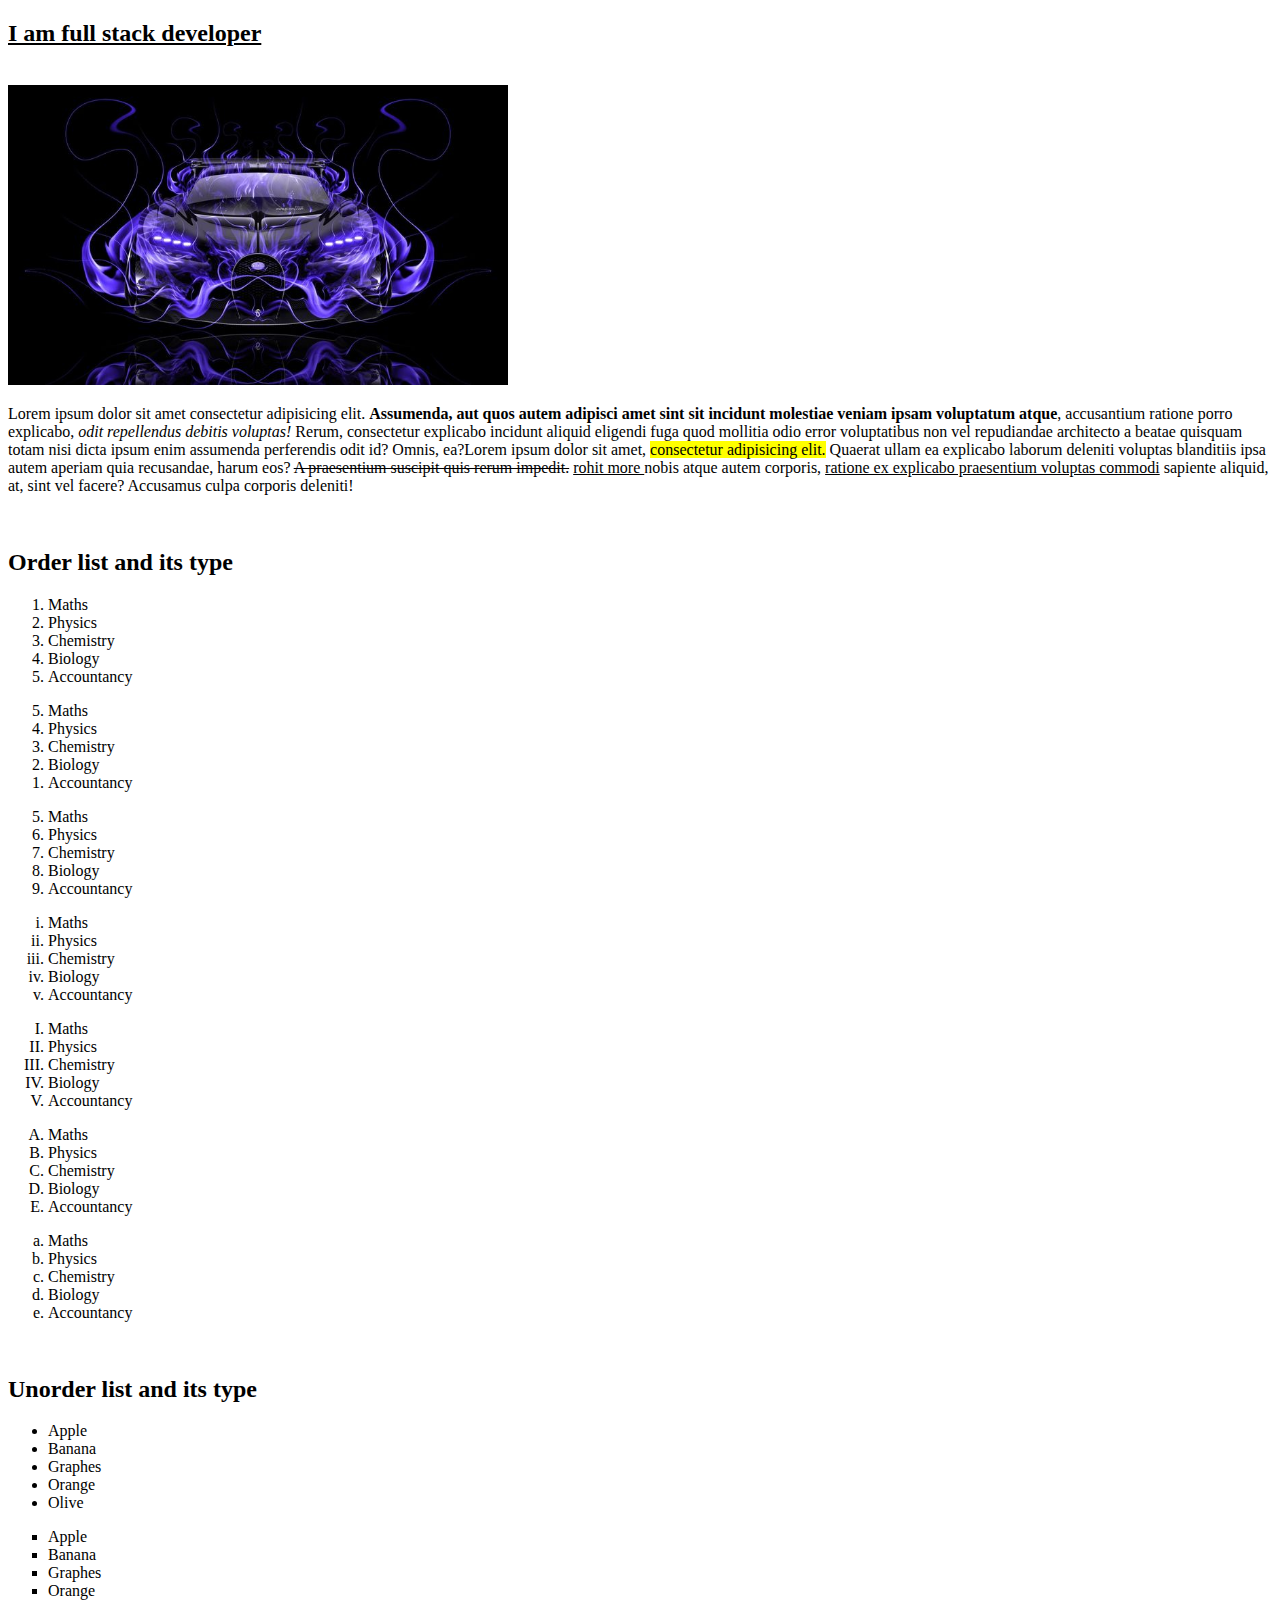
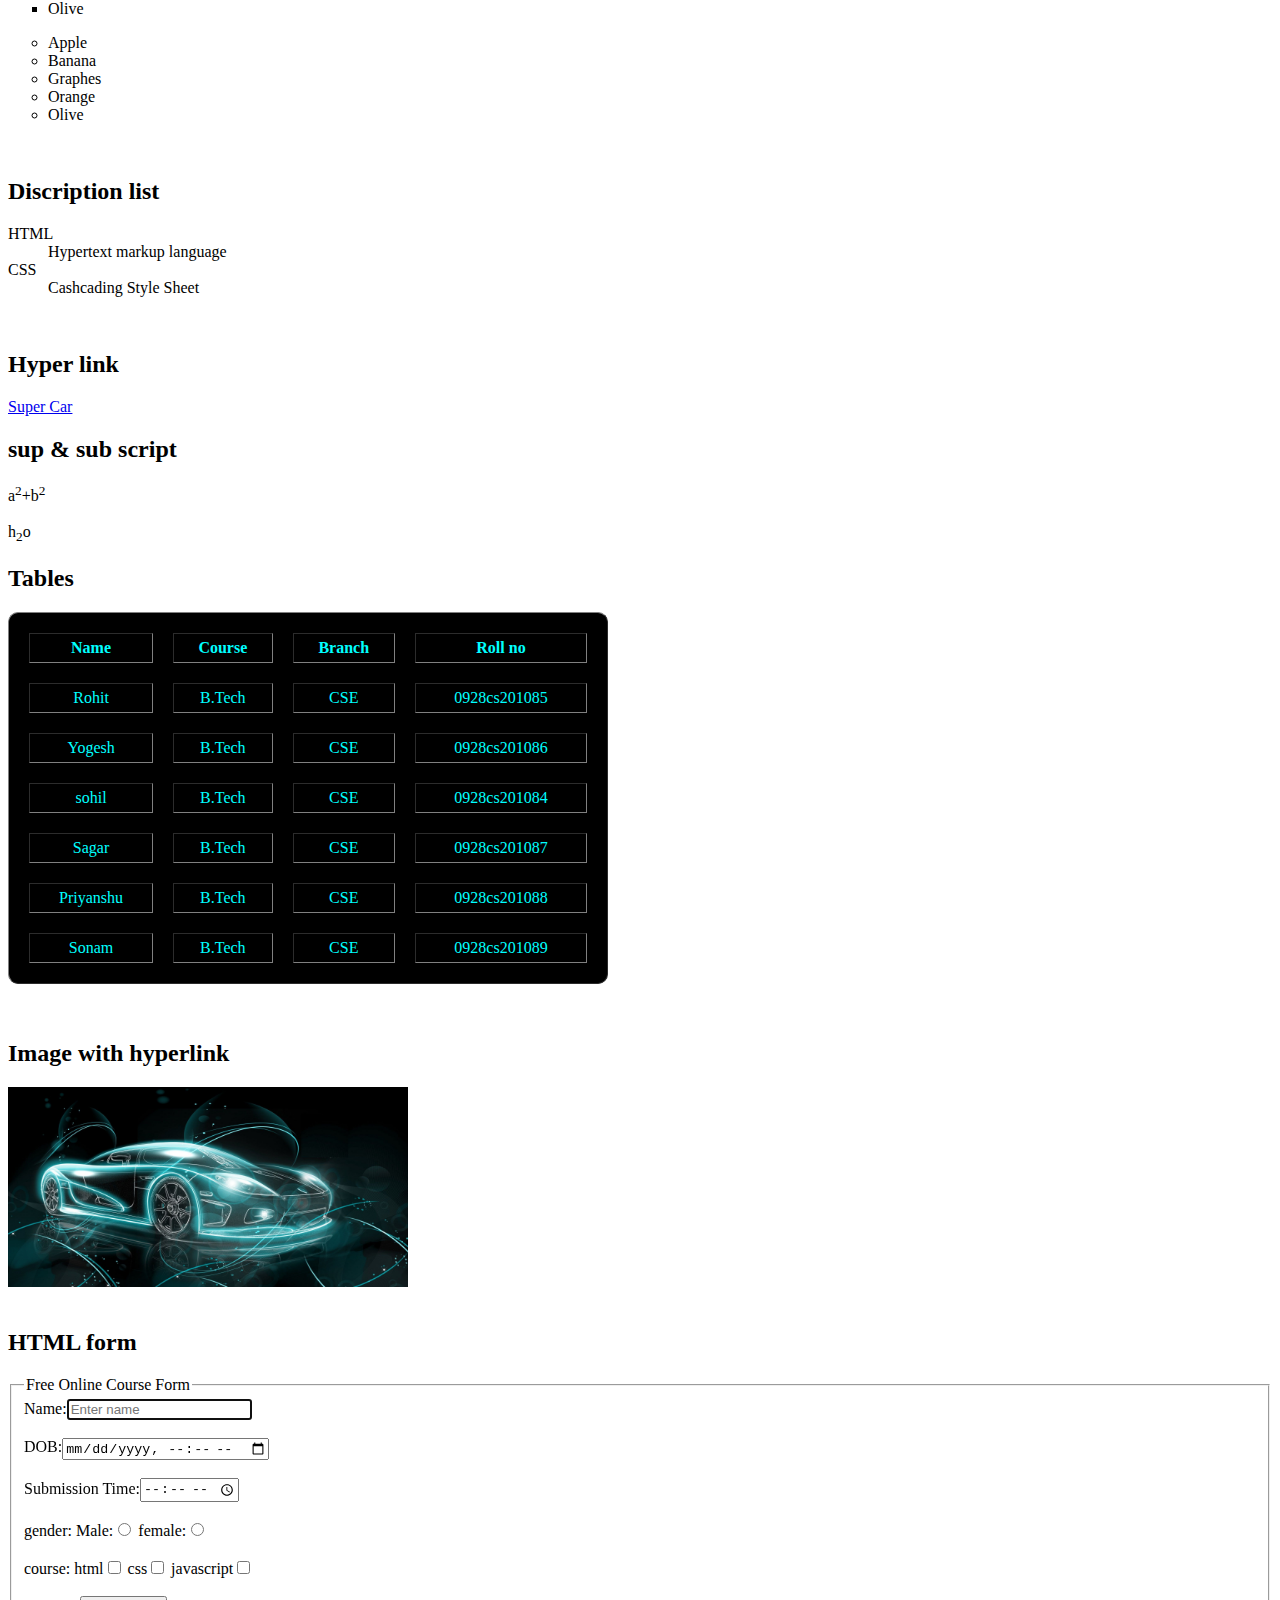
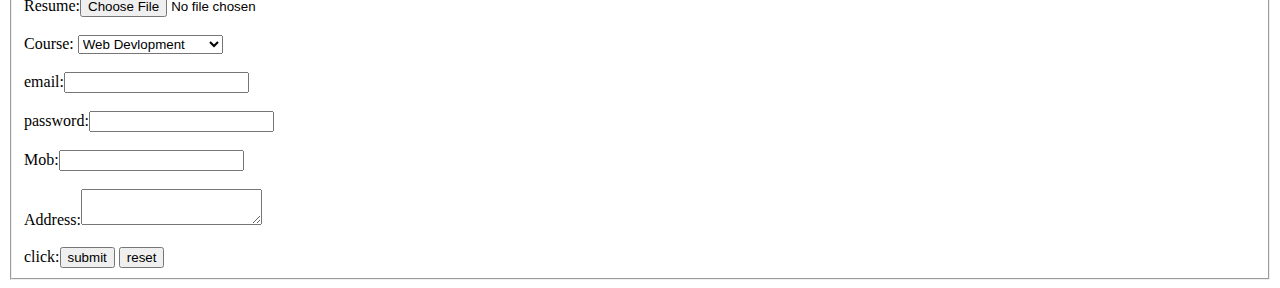
<file: index.html>
<!DOCTYPE html>
<html>
    <head>
        <title>home page</title>
    </head>

<body>
<h2> <u><b>I am full stack developer</b></u></h2><br>

<img src="five.jpg" height="300" width="500" alt="car image" title="super car"><br>


<p>Lorem ipsum dolor sit amet consectetur adipisicing elit. <b>Assumenda, aut quos autem adipisci amet sint sit incidunt molestiae veniam ipsam voluptatum atque</b>, accusantium ratione porro explicabo, <i>odit repellendus debitis voluptas!</i> Rerum, consectetur explicabo incidunt aliquid eligendi fuga quod mollitia odio error voluptatibus non vel repudiandae architecto a beatae quisquam totam nisi dicta ipsum enim assumenda perferendis odit id? Omnis, ea?Lorem ipsum dolor sit amet, <mark>consectetur adipisicing elit.</mark> Quaerat ullam ea explicabo laborum deleniti voluptas blanditiis ipsa autem aperiam quia recusandae, harum eos? <del>A praesentium suscipit quis rerum impedit.</del> <ins> rohit more </ins> nobis atque autem corporis, <u>ratione ex explicabo praesentium voluptas commodi</u> sapiente aliquid, at, sint vel facere? Accusamus culpa corporis deleniti!</p><br>

<h2>Order list and its type</h2>

<ol>
    <li>Maths</li>
    <li>Physics</li>
    <li>Chemistry</li>
    <li>Biology</li>
    <li>Accountancy</li>
</ol>

<ol type reversed="5">
    <li>Maths</li>
    <li>Physics</li>
    <li>Chemistry</li>
    <li>Biology</li>
    <li>Accountancy</li>
</ol>

<ol type start="5">
    <li>Maths</li>
    <li>Physics</li>
    <li>Chemistry</li>
    <li>Biology</li>
    <li>Accountancy</li>
</ol>

<ol type="i">
    <li>Maths</li>
    <li>Physics</li>
    <li>Chemistry</li>
    <li>Biology</li>
    <li>Accountancy</li>
</ol>

<ol type="I">
    <li>Maths</li>
    <li>Physics</li>
    <li>Chemistry</li>
    <li>Biology</li>
    <li>Accountancy</li>
</ol>

<ol type="A">
    <li>Maths</li>
    <li>Physics</li>
    <li>Chemistry</li>
    <li>Biology</li>
    <li>Accountancy</li>
</ol>

<ol type="a">
    <li>Maths</li>
    <li>Physics</li>
    <li>Chemistry</li>
    <li>Biology</li>
    <li>Accountancy</li>
</ol><br>

<h2>Unorder list and its type</h2>

<ul>
    <li>Apple</li>
    <li>Banana</li>
    <li>Graphes</li>
    <li>Orange</li>
    <li>Olive</li>
</ul>

<ul type="square">
    <li>Apple</li>
    <li>Banana</li>
    <li>Graphes</li>
    <li>Orange</li>
    <li>Olive</li>
</ul>

<ul type="circle">
    <li>Apple</li>
    <li>Banana</li>
    <li>Graphes</li>
    <li>Orange</li>
    <li>Olive</li>
</ul><br>

<h2>Discription list</h2>
<dl>
    <dt>HTML</dt>
    <dd>Hypertext markup language</dd>
    <dt>CSS</dt>
    <dd>Cashcading Style Sheet</dd>
</dl><br>

<h2>Hyper link</h2>

<a href="second.jpg" target="_blank" title="super car" >Super Car</a><br>

<h2>sup & sub script</h2>

a<sup>2</sup>+b<sup>2</sup><br><br>
h<sub>2</sub>o<br>

<h2>Tables</h2>

<table border="1" cellspacing="20" cellpadding="5" style="background-color: black; color: aqua; height: 200px; width: 600px; border-radius: 10px;"> 
    <thead color="aqua">
        <tr>
            <th>Name</th>
            <th>Course</th>
            <th>Branch</th>
            <th>Roll no</th>
        </tr>

        

    </thead>
    

    <tbody align="center">
        <tr>
            <td>Rohit</td>
            <td>B.Tech</td>
            <td>CSE</td>
            <td>0928cs201085</td>
        </tr>
    
        <tr>
            <td>Yogesh</td>
            <td>B.Tech</td>
            <td>CSE</td>
            <td>0928cs201086</td>
        </tr>

        <tr>
            <td>sohil</td>
            <td>B.Tech</td>
            <td>CSE</td>
            <td>0928cs201084</td>
        </tr>
    
        <tr>
            <td>Sagar</td>
            <td>B.Tech</td>
            <td>CSE</td>
            <td>0928cs201087</td>
        </tr>
    
        <tr>
            <td>Priyanshu</td>
            <td>B.Tech</td>
            <td>CSE</td>
            <td>0928cs201088</td>
        </tr>
    
        <tr>
            <td>Sonam</td>
            <td>B.Tech</td>
            <td>CSE</td>
            <td>0928cs201089</td>
        </tr>

    </tbody>

  

   

</table><br><br>

<h2>Image with hyperlink</h2>

<a href="four.jpg"><img src="third.jpg" height="200" width="400" title="car galaxy"></a><br><br>

<h2>HTML form</h2>

<form>

    <fieldset>
        <legend> Free Online Course Form</legend>
        
        Name:<input type="text" placeholder="Enter name" required="" autofocus="" maxlength="20"/><br><br>

        DOB:<input type="datetime-local"><br><br>

        Submission Time:<input type="time"><br><br>



    gender:
    Male:<input type="radio" name="gender" value="m">
    female:<input type="radio" name="gender" value="f"><br><br>
    
    
    course:

    html<input type="checkbox">
    css<input type="checkbox">
    javascript<input type="checkbox"><br><br>

    Resume:<input type="file"><br><br>

   Course: <select>
         <option>Web Devlopment</option>
        <option>Full stack</option>
        <option>Data Analyst</option>
        <option>Machine learning</option>
        <option>Dev-ops</option>
        <option>Artificial Intellegence</option>
    </select><br><br>

    email:<input type="email"><br><br>

    password:<input type="password"><br><br>

    Mob:<input type="number" value="phone"><br><br>

    Address:<textarea></textarea><br><br>

    click:<input type="submit" value="submit">
    <input type="reset" value="reset">







 
</fieldset>   

</form>








</body>

</html>
</file>
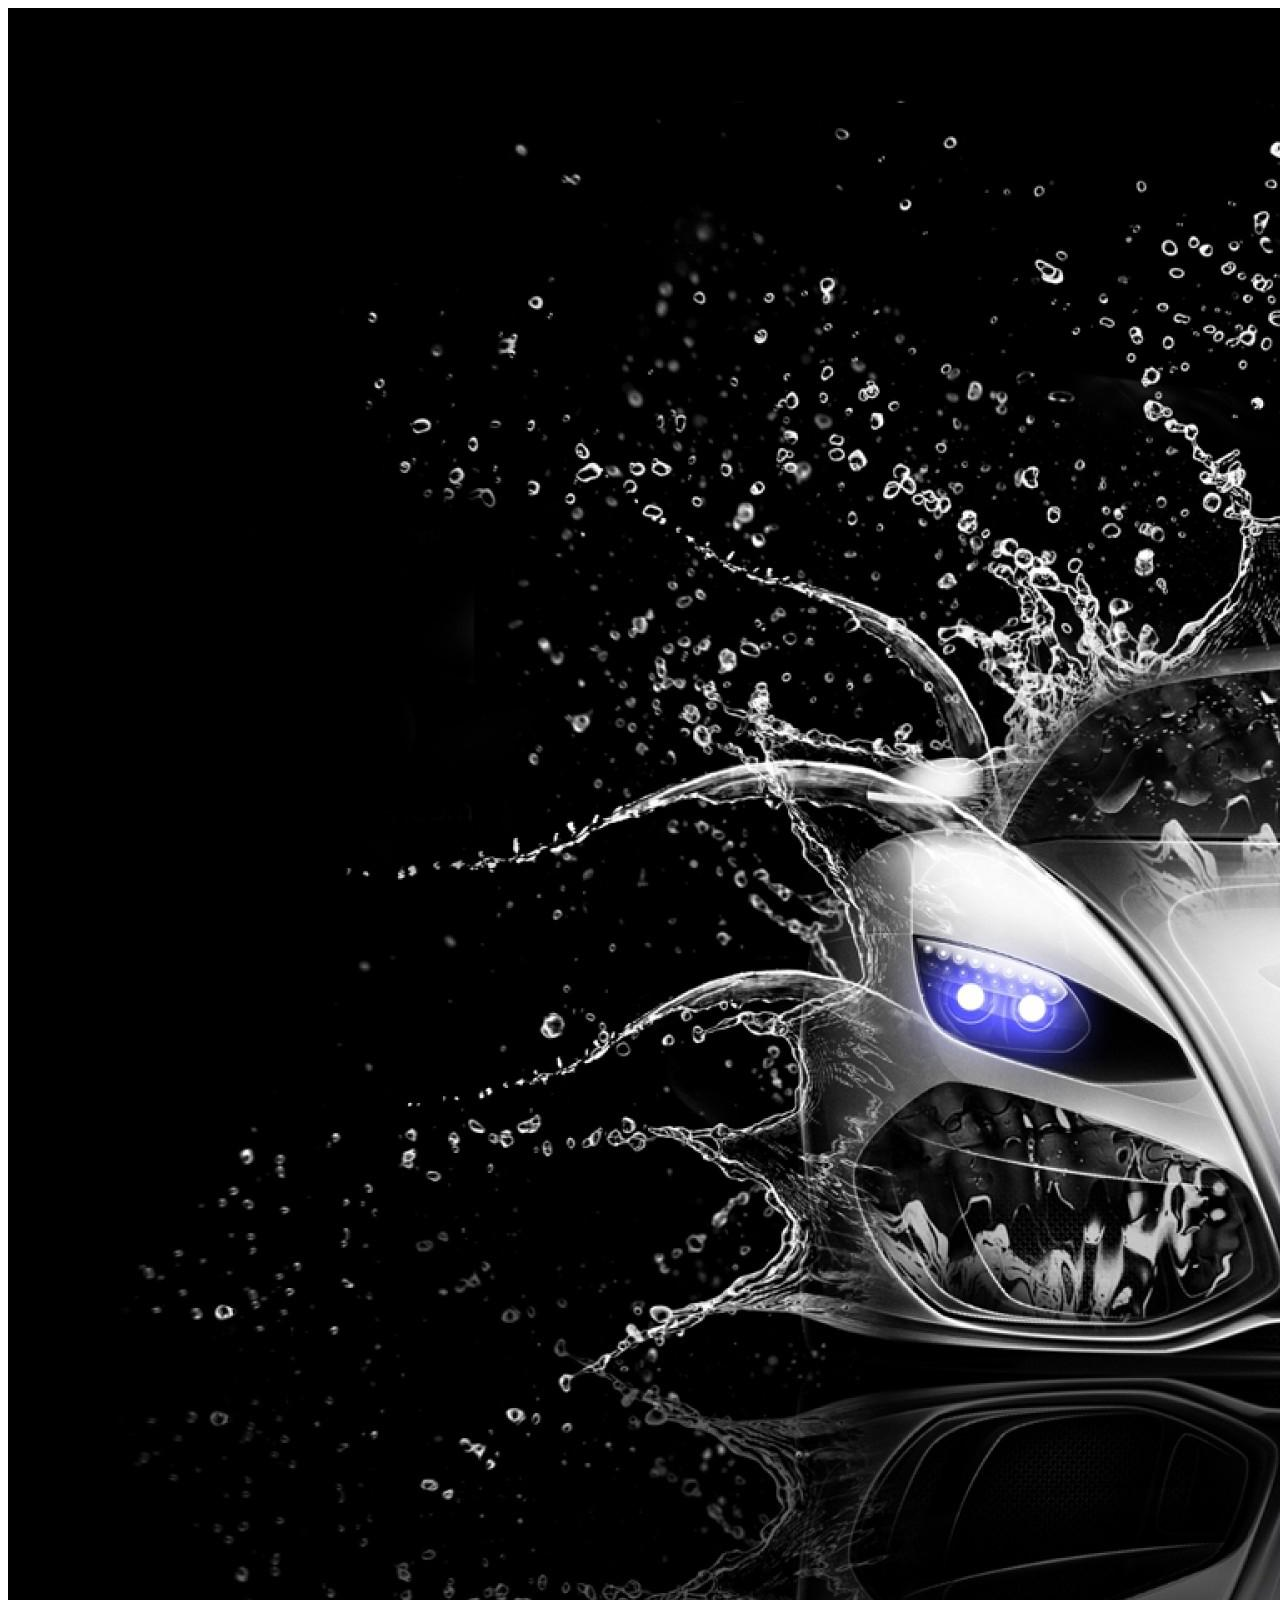
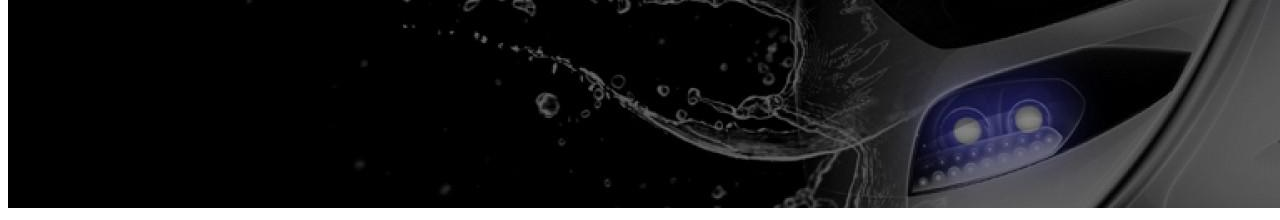
<file: second.html>
<!DOCTYPE html>
<html lang="en">
<head>
    <meta charset="UTF-8">
    <meta http-equiv="X-UA-Compatible" content="IE=edge">
    <meta name="viewport" content="width=device-width, initial-scale=1.0">
    <title>Document</title>
    <link type="text/css" rel="stylesheet" href="first.css">
</head>
<body>
   <img class="car" src="second.jpg" >
</body>
</html>
</file>
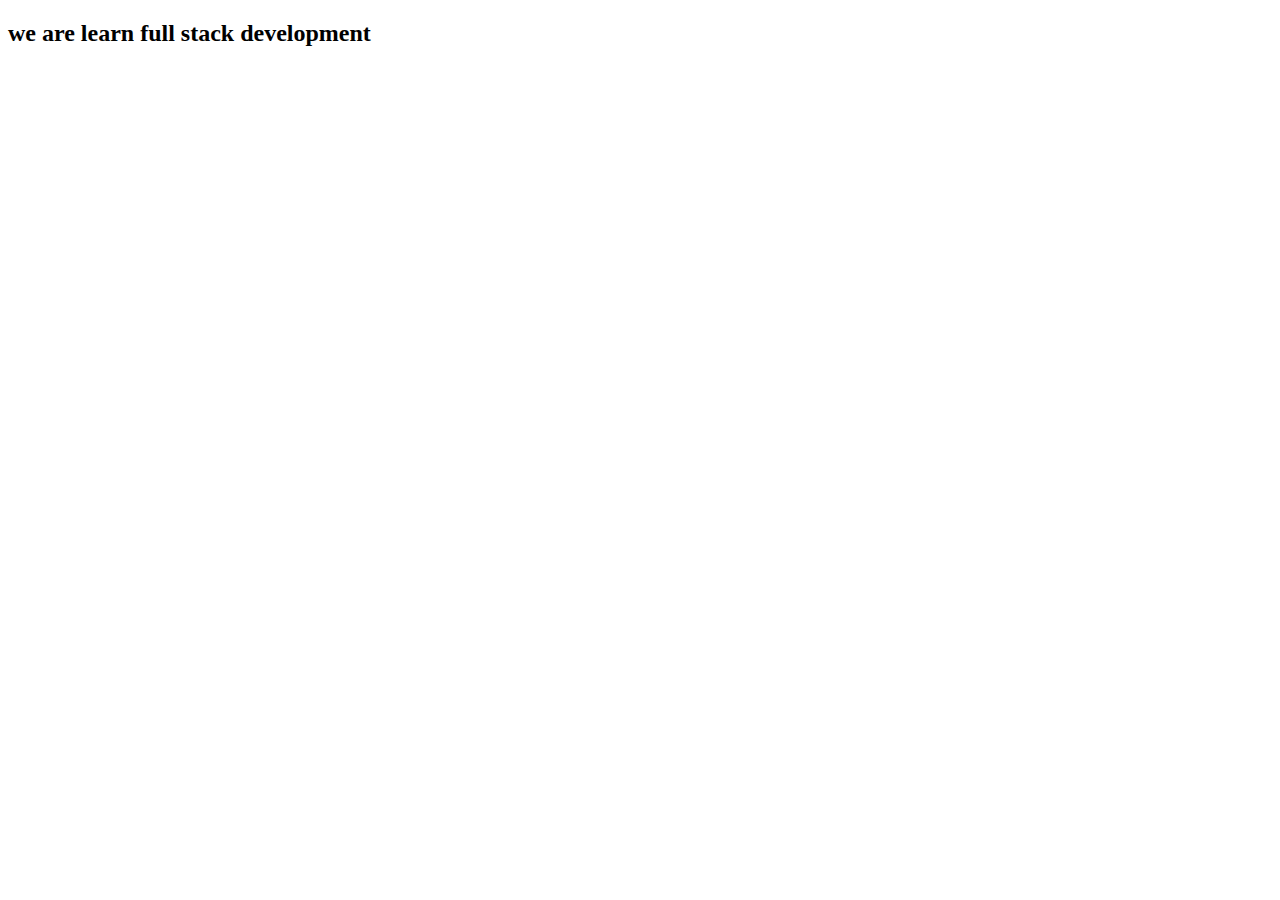
<file: third.html>
<!DOCTYPE html>
<html lang="en">
<head>
    <meta charset="UTF-8">
    <meta http-equiv="X-UA-Compatible" content="IE=edge">
    <meta name="viewport" content="width=device-width, initial-scale=1.0">
    <title>Document</title>
</head>
<body>
    <h2>we are learn full stack development</h2>
</body>
</html>
</file>
<file: first.css>
body{
    background-image: src("second.jpg");height: 100%; width: 100%;
    background-attachment: fixed;
}
</file>
